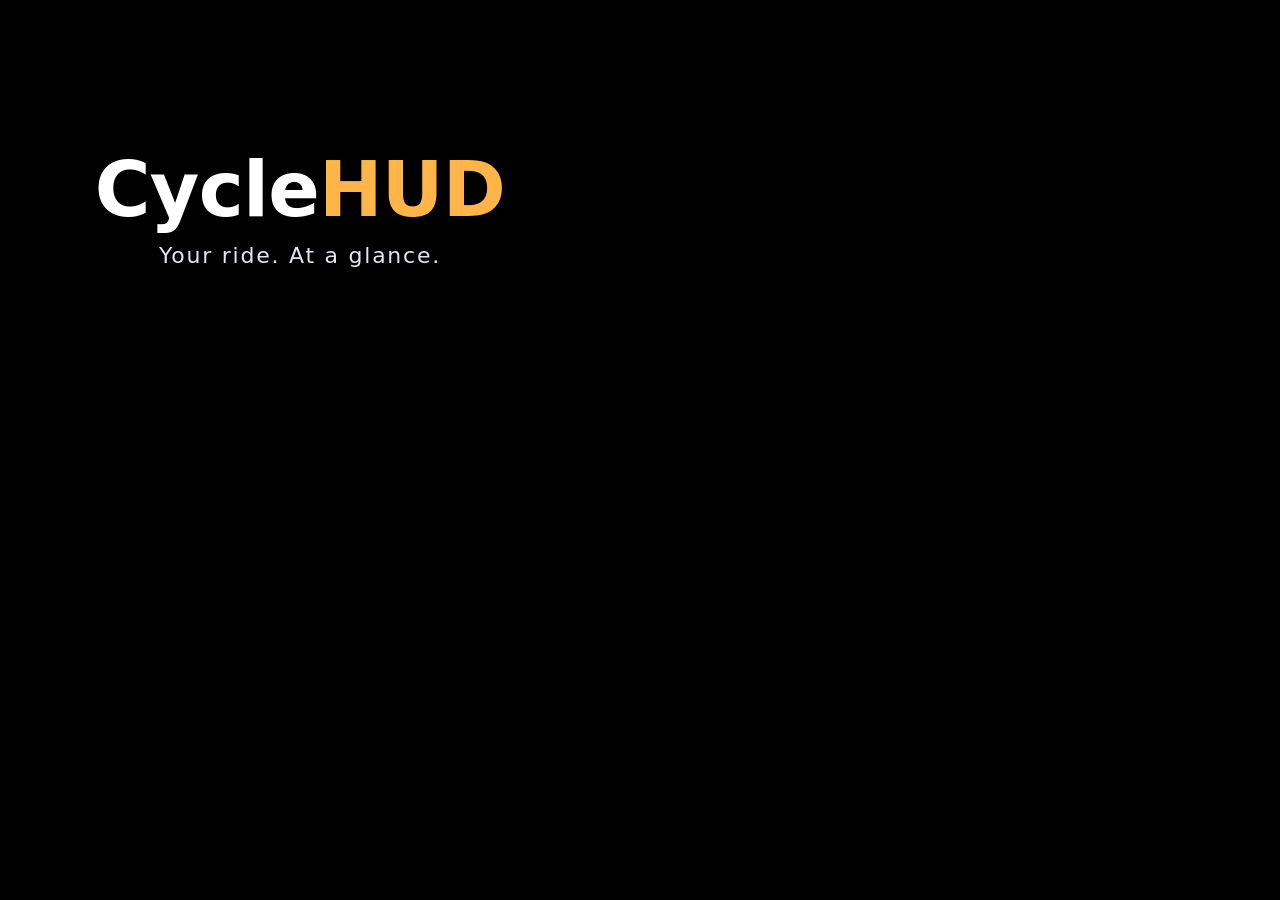
<file: index.html>
<!DOCTYPE html>
<!-- CycleHUD · SPDX-License-Identifier: AGPL-3.0-or-later -->
<html lang="en">
<head>
  <meta charset="UTF-8">
  <meta name="viewport" content="width=600, height=600, initial-scale=1.0, user-scalable=no">
  <meta name="description" content="CycleHUD: a cycling heads-up display for Meta Ray-Ban Display. Your ride. At a glance. A live street map that turns with you, your speed, ride time and a mini player for Spotify or Plexamp.">
  <meta name="mrbd-web-app-capable" content="yes">
  <meta name="application-name" content="CycleHUD">
  <meta name="theme-color" content="#000000">
  <meta name="referrer" content="strict-origin-when-cross-origin">
  <title>CycleHUD</title>
  <link rel="icon" type="image/png" href="favicon.png">
  <link rel="manifest" href="manifest.webmanifest">
  <link rel="stylesheet" href="styles.css">
</head>
<body>
  <div id="app">

    <!-- ============ MAP (home) ============ -->
    <section id="screen-map" class="screen map-screen" data-screen="map">
      <button id="map-focus" class="map-focus" aria-label="Map View. Select switches between Map View and Glance View, up toggles the zoom, down opens the menu, left and right skip tracks."></button>
      <canvas id="map" width="600" height="400" aria-hidden="true"></canvas>

      <!-- speed dial: a 270-degree gauge arc from 7:30 clockwise over the top to 4:30
           (the <g> rotation puts the circle's start at 7:30); app.js fills #speed-arc
           with short coloured segments (white -> yellow -> orange -> red) at boot -->
      <div class="pill speed" id="speed-pill" aria-live="off">
        <svg class="speed-gauge" viewBox="0 0 120 120" aria-hidden="true">
          <g transform="rotate(135 60 60)">
            <circle class="gauge-track" cx="60" cy="60" r="54"/>
            <g id="speed-arc"></g>
          </g>
        </svg>
        <span class="speed-val" id="speed-val">--</span>
        <span class="speed-unit" id="speed-unit">mph</span>
      </div>
      <div class="pill clock" id="clock"><span id="clock-time" class="clock-time">--:--</span><span class="ride-val clock-ride" id="clock-ride">00:00</span></div>
      <!-- ride time (moving time only), beside the clock in map view; room for a second row -->
      <div class="ride" id="ride-rows" aria-live="off">
        <div class="ride-row"><span class="ride-label">Ride time</span><span class="ride-val" id="ride-val">00:00</span></div>
      </div>
      <div class="pill debug" id="debug-pill" hidden aria-hidden="true"></div>
      <div class="pill notice gps" id="gps-pill" hidden>Waiting for GPS</div>
      <div class="pill notice mapmsg" id="map-pill" hidden>Loading map…</div>

      <div class="media-bar" id="media-bar" hidden aria-live="polite">
        <div class="media-glyph" id="media-glyph">▶</div>
        <div class="media-text">
          <div class="mq-box"><span class="mq-text" id="media-title">—</span></div>
          <div class="media-artist" id="media-artist"></div>
        </div>
        <div class="media-ctl" aria-hidden="true"><span>‹</span><span>›</span></div>
        <div class="media-prog" id="media-prog" hidden aria-hidden="true"><div class="media-prog-fill" id="media-prog-fill"></div></div>
      </div>
    </section>

    <!-- ============ MENU ============ -->
    <!-- seven 72 px rows: Pause / Stop Ride, the player (previous | now playing + play/pause | next),
         two half-width pairs, then single rows. Pause / Stop Ride takes focus on entry. -->
    <section id="screen-menu" class="screen" data-screen="menu" hidden>
      <div class="rows">
        <button class="row center" data-action="pause" id="row-pause" data-default>Pause / Stop Ride</button>
        <div class="transport" id="row-transport">
          <button class="row tbtn" data-action="prev" aria-label="Previous track"><svg viewBox="0 0 24 24" aria-hidden="true"><path d="M5 5h2v14H5zM19 5v14L8 12z"/></svg></button>
          <button class="row tmain player" data-action="playpause" id="row-playpause" aria-label="Play or pause">
            <span class="pp-glyph" id="pp-glyph">▶</span>
            <span class="pp-text"><span class="pp-title" id="pp-title">Play</span><span class="pp-artist" id="pp-artist"></span></span>
            <span class="pp-prog" id="pp-prog" hidden><span class="pp-prog-fill" id="pp-prog-fill"></span></span>
          </button>
          <button class="row tbtn" data-action="next" aria-label="Next track"><svg viewBox="0 0 24 24" aria-hidden="true"><path d="M17 5h2v14h-2zM5 5v14l11-7z"/></svg></button>
        </div>
        <div class="row2">
          <button class="row" data-action="mapmode" id="row-mapmode">Map: Facing up</button>
          <button class="row" data-action="zoom" id="row-zoom">Zoom: Close</button>
        </div>
        <div class="row2">
          <button class="row" data-action="units" id="row-units">Units: mph</button>
          <button class="row" data-action="glance" id="row-glance">Glance View: Dimmed</button>
        </div>
        <button class="row" data-action="media" id="row-media">Audio: Auto</button>
        <button class="row" data-action="pair">Pair phone</button>
        <button class="row" data-action="status">Status</button>
      </div>
    </section>

    <!-- ============ PAUSE RIDE ============ -->
    <!-- Reached from the menu (replaces it in the history). Select resumes; Back goes
         to the Quit? screen. The media bar is moved in here from the map screen. -->
    <section id="screen-pause" class="screen pause-screen" data-screen="pause" hidden>
      <div class="pause-top">
        <div class="wordmark">Cycle<span>HUD</span></div>
        <div class="pause-clock clock-time">--:--</div>
      </div>
      <div class="pause-label">Ride paused</div>
      <div class="stats" aria-live="off">
        <div class="stat"><span class="stat-label">Ride time</span><span class="stat-val ride-val" id="pause-ride">00:00</span></div>
        <div class="stat"><span class="stat-label">Avg speed</span><span class="stat-val" id="pause-avg">--</span><span class="stat-unit" id="pause-avg-unit">mph</span></div>
        <div class="stat"><span class="stat-label">Distance</span><span class="stat-val" id="pause-dist">0.0</span><span class="stat-unit" id="pause-dist-unit">mi</span></div>
      </div>
      <div class="media-host" id="pause-media"></div>
      <div class="pause-actions">
        <button class="btn resume" data-action="resume" data-default>Resume ride</button>
      </div>
      <p class="hint pause-hint">Select resumes · Back quits CycleHUD</p>
    </section>

    <!-- ============ QUIT? ============ -->
    <!-- History depth 0: a web app cannot close itself, so the next Back leaves via the glasses. -->
    <section id="screen-quit" class="screen quit-screen" data-screen="quit" hidden>
      <div class="wordmark">Cycle<span>HUD</span></div>
      <h1 class="quit-q">Quit CycleHUD?</h1>
      <p class="hint quit-hint">Tap Back again to quit. Ride time and distance are not kept.</p>
      <div class="quit-actions">
        <button class="btn resume" data-action="resume" data-default>No, resume ride</button>
      </div>
    </section>

    <!-- ============ PAIR PHONE ============ -->
    <section id="screen-pair" class="screen" data-screen="pair" hidden>
      <div class="topbar">
        <button class="back" data-action="back" aria-label="Back">‹</button>
        <h1 class="title">Pair phone</h1>
      </div>
      <div class="pair-body">
        <p class="hint">On your phone, open</p>
        <p id="pair-url" class="pair-url"></p>
        <p class="hint">and enter this code:</p>
        <p id="pair-code" class="pair-code"></p>
        <p id="pair-status" class="pair-status"><span class="dot"></span><span id="pair-status-text">Connecting…</span></p>
      </div>
      <div class="actions">
        <button class="btn" data-action="newcode">New code</button>
      </div>
    </section>

    <!-- ============ STATUS ============ -->
    <section id="screen-status" class="screen" data-screen="status" hidden>
      <div class="topbar">
        <button class="back" data-action="back" aria-label="Back">‹</button>
        <h1 class="title">Status</h1>
      </div>
      <div class="scroll" tabindex="0" aria-label="Status details">
        <dl id="status-list" class="kv"></dl>
      </div>
      <div class="actions">
        <button class="btn" data-action="locretry" id="btn-locretry">Retry location</button>
        <button class="btn" data-action="debug" id="btn-debug">Debug: on</button>
        <button class="btn" data-action="ridelog" id="btn-ridelog">Send ride log</button>
      </div>
    </section>

    <div id="toast" class="toast" role="status" aria-live="polite" hidden></div>

    <!-- splash: wordmark + tagline, then the safety line; app.js removes it (any key skips) -->
    <div id="splash" class="splash" aria-hidden="true">
      <div class="wordmark splash-mark">Cycle<span>HUD</span></div>
      <div class="splash-tag">Your ride. At a glance.</div>
      <div class="splash-safe" id="splash-safe">Be safe. Keep your eyes on the road.</div>
    </div>
  </div>

  <script src="config.js"></script>
  <script src="geo.js"></script>
  <script src="mvt.js"></script>
  <script src="map.js"></script>
  <script src="relay.js"></script>
  <script src="media-spotify.js"></script>
  <script src="media-plex.js"></script>
  <script src="media.js"></script>
  <script src="app.js"></script>
</body>
</html>
</file>
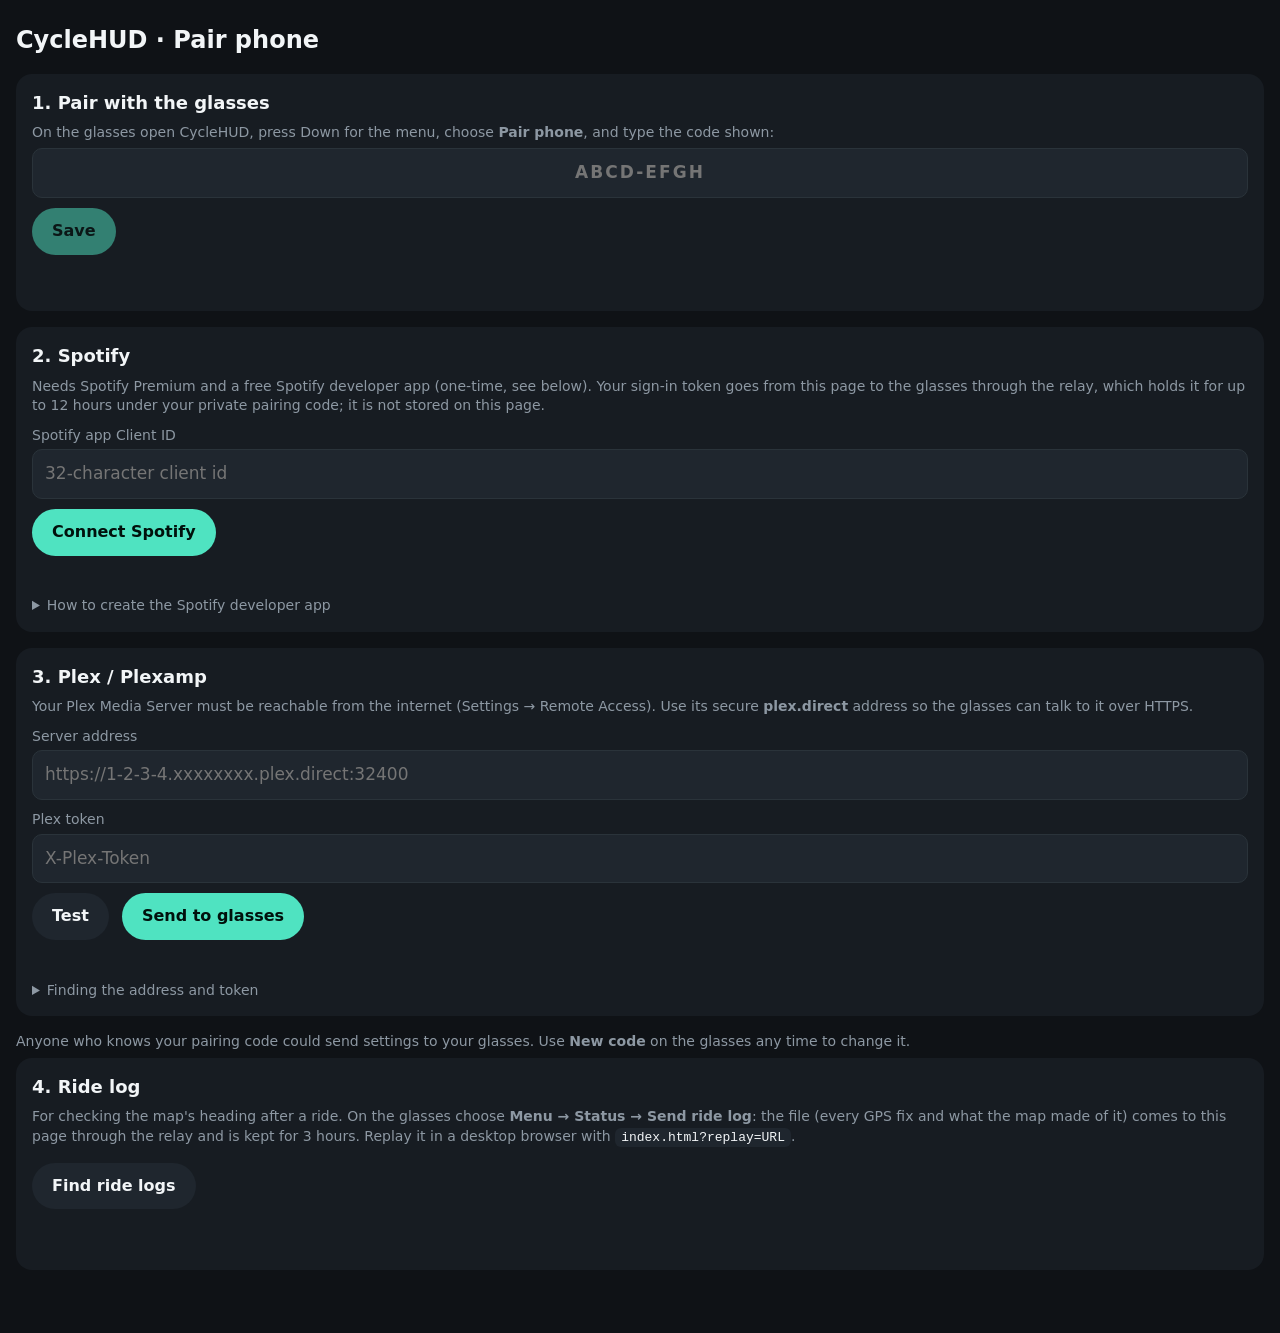
<file: pair.html>
<!doctype html>
<!-- CycleHUD · SPDX-License-Identifier: AGPL-3.0-or-later -->
<html lang="en">
<head>
  <meta charset="utf-8">
  <meta name="viewport" content="width=device-width, initial-scale=1, viewport-fit=cover">
  <meta name="theme-color" content="#0f1216">
  <meta name="referrer" content="no-referrer">
  <title>CycleHUD – Pair phone</title>
  <link rel="icon" type="image/png" href="favicon.png">
  <style>
    :root { --bg: #0f1216; --card: #171c22; --card-2: #1f262e; --text: #f2f5f7; --dim: #8d98a3; --accent: #4fe3c1; --ok: #4cd97b; --warn: #ffb547; --danger: #ff6b6b; }
    * { box-sizing: border-box; }
    body { margin: 0; background: var(--bg); color: var(--text); font-family: system-ui, -apple-system, "Segoe UI", Roboto, sans-serif; line-height: 1.4; padding: 16px; padding-bottom: 48px; }
    h1 { font-size: 24px; margin: 8px 0 16px; }
    h2 { font-size: 18px; margin: 0 0 8px; }
    .card { background: var(--card); border-radius: 16px; padding: 16px; margin-bottom: 16px; }
    .hint { color: var(--dim); font-size: 14px; margin: 6px 0; }
    label { display: block; font-size: 14px; color: var(--dim); margin: 10px 0 4px; }
    input { width: 100%; font: inherit; font-size: 17px; color: var(--text); background: var(--card-2); border: 1px solid #2a333a; border-radius: 10px; padding: 12px; }
    input:focus { outline: 2px solid var(--accent); border-color: transparent; }
    #code-input { text-transform: uppercase; letter-spacing: 0.12em; font-weight: 700; text-align: center; }
    .btn { display: inline-block; font: inherit; font-size: 16px; font-weight: 600; color: #00110c; background: var(--accent); border: 0; border-radius: 999px; padding: 12px 20px; margin: 10px 8px 0 0; cursor: pointer; }
    .btn.secondary { background: var(--card-2); color: var(--text); }
    .btn:disabled { opacity: 0.5; cursor: default; }
    .status { font-size: 14px; margin-top: 10px; min-height: 1.2em; }
    .status.ok { color: var(--ok); } .status.bad { color: var(--danger); } .status.warn { color: var(--warn); }
    .pair-code { font-size: 22px; font-weight: 700; letter-spacing: 0.1em; }
    code { font-size: 13px; word-break: break-all; color: var(--text); background: var(--card-2); padding: 2px 6px; border-radius: 6px; }
    details { margin-top: 10px; } summary { cursor: pointer; color: var(--dim); font-size: 14px; }
    ol { padding-left: 20px; font-size: 14px; color: var(--dim); } li { margin: 6px 0; }
    .loglist { padding-left: 20px; font-size: 14px; color: var(--dim); } .loglist a { color: var(--accent); word-break: break-all; }
    .toast { position: fixed; left: 50%; bottom: 24px; transform: translateX(-50%); background: var(--card-2); color: var(--text); padding: 10px 18px; border-radius: 999px; font-size: 15px; box-shadow: 0 4px 20px rgba(0,0,0,0.5); }
    .toast[hidden] { display: none; }
    [hidden] { display: none !important; }
  </style>
</head>
<body>
  <h1>CycleHUD · Pair phone</h1>

  <!-- ============ PAIRING ============ -->
  <section class="card">
    <h2>1. Pair with the glasses</h2>
    <div id="pair-set" hidden>
      <p>Paired with code <span class="pair-code" id="pair-code"></span></p>
      <button class="btn secondary" id="pair-change">Change code</button>
      <button class="btn secondary" id="pair-ping">Test</button>
    </div>
    <div id="pair-new">
      <p class="hint">On the glasses open CycleHUD, press Down for the menu, choose <b>Pair phone</b>, and type the code shown:</p>
      <input id="code-input" type="text" inputmode="text" autocomplete="off" autocapitalize="characters" spellcheck="false" maxlength="9" placeholder="ABCD-EFGH">
      <button class="btn" id="pair-save" disabled>Save</button>
    </div>
    <p class="status" id="pair-status"></p>
  </section>

  <!-- ============ SPOTIFY ============ -->
  <section class="card">
    <h2>2. Spotify</h2>
    <p class="hint">Needs Spotify Premium and a free Spotify developer app (one-time, see below). Your sign-in token goes from this page to the glasses through the relay, which holds it for up to 12 hours under your private pairing code; it is not stored on this page.</p>
    <label for="sp-client">Spotify app Client ID</label>
    <input id="sp-client" type="text" autocomplete="off" autocapitalize="off" spellcheck="false" placeholder="32-character client id">
    <button class="btn" id="sp-connect">Connect Spotify</button>
    <p class="status" id="sp-status"></p>
    <details>
      <summary>How to create the Spotify developer app</summary>
      <ol>
        <li>Go to <b>developer.spotify.com/dashboard</b>, sign in with your Spotify account, and press <b>Create app</b>.</li>
        <li>Name: anything (e.g. CycleHUD). Redirect URI: <code id="sp-redirect"></code> (press <b>Add</b>). API: tick <b>Web API</b>. Save.</li>
        <li>Open the app's <b>Settings</b> and copy the <b>Client ID</b> into the box above.</li>
        <li>Have CycleHUD open on the glasses, then press <b>Connect Spotify</b>. After you approve, this page sends the token to the glasses and they show "Spotify connected".</li>
      </ol>
    </details>
  </section>

  <!-- ============ PLEX ============ -->
  <section class="card">
    <h2>3. Plex / Plexamp</h2>
    <p class="hint">Your Plex Media Server must be reachable from the internet (Settings → Remote Access). Use its secure <b>plex.direct</b> address so the glasses can talk to it over HTTPS.</p>
    <label for="px-url">Server address</label>
    <input id="px-url" type="url" autocomplete="off" autocapitalize="off" spellcheck="false" placeholder="https://1-2-3-4.xxxxxxxx.plex.direct:32400">
    <label for="px-token">Plex token</label>
    <input id="px-token" type="password" autocomplete="off" autocapitalize="off" spellcheck="false" placeholder="X-Plex-Token">
    <button class="btn secondary" id="px-test">Test</button>
    <button class="btn" id="px-send">Send to glasses</button>
    <p class="status" id="px-status"></p>
    <details>
      <summary>Finding the address and token</summary>
      <ol>
        <li>Open <b>plex.tv/api/resources?includeHttps=1&amp;X-Plex-Token=YOUR-TOKEN</b> in a browser. Under your server, copy a <code>uri</code> that ends in <b>.plex.direct:32400</b> and is not a local address.</li>
        <li>Token: in Plex Web, open any track → ⋯ → <b>Get Info</b> → <b>View XML</b>. The page address ends with <code>X-Plex-Token=…</code>; copy that value.</li>
        <li>Press <b>Test</b> while Plexamp is playing. It should show the current track. Then <b>Send to glasses</b>.</li>
      </ol>
    </details>
  </section>

  <p class="hint">Anyone who knows your pairing code could send settings to your glasses. Use <b>New code</b> on the glasses any time to change it.</p>

  <!-- ============ RIDE LOG ============ -->
  <section class="card">
    <h2>4. Ride log</h2>
    <p class="hint">For checking the map's heading after a ride. On the glasses choose <b>Menu → Status → Send ride log</b>: the file (every GPS fix and what the map made of it) comes to this page through the relay and is kept for 3 hours. Replay it in a desktop browser with <code>index.html?replay=URL</code>.</p>
    <button class="btn secondary" id="log-fetch">Find ride logs</button>
    <ul id="log-list" class="loglist"></ul>
    <p class="status" id="log-status"></p>
  </section>

  <div id="toast" class="toast" hidden></div>

  <script src="config.js"></script>
  <script>
  (() => {
    'use strict';
    const CFG = window.CH.CONFIG;
    const RELAY = String(CFG.RELAY_URL || 'https://ntfy.sh').replace(/\/+$/, '');
    const $ = (id) => document.getElementById(id);
    const store = {
      get(k, d) { try { const v = localStorage.getItem('chp.' + k); return v ? JSON.parse(v) : d; } catch { return d; } },
      set(k, v) { try { if (v == null) localStorage.removeItem('chp.' + k); else localStorage.setItem('chp.' + k, JSON.stringify(v)); } catch {} },
    };
    let toastT;
    function toast(msg, ms = 2800) { const t = $('toast'); t.textContent = msg; t.hidden = false; clearTimeout(toastT); toastT = setTimeout(() => { t.hidden = true; }, ms); }
    function setStatus(id, msg, cls = '') { const el = $(id); el.textContent = msg; el.className = 'status ' + cls; }

    // ---------- pairing
    const cleanCode = (s) => String(s || '').toUpperCase().replace(/[^0-9A-Z]/g, '');
    let code = store.get('code', '');
    function renderPair() {
      $('pair-set').hidden = !code;
      $('pair-new').hidden = !!code;
      if (code) $('pair-code').textContent = code.slice(0, 4) + '-' + code.slice(4);
    }
    $('code-input').addEventListener('input', (e) => {
      const c = cleanCode(e.target.value).slice(0, 8);
      e.target.value = c.length > 4 ? c.slice(0, 4) + '-' + c.slice(4) : c;
      $('pair-save').disabled = c.length !== 8;
    });
    $('pair-save').addEventListener('click', async () => {
      code = cleanCode($('code-input').value).slice(0, 8);
      if (code.length !== 8) return;
      store.set('code', code);
      renderPair();
      const ok = await send({ ping: true }, true);
      setStatus('pair-status', ok ? 'Paired. The glasses should say "Phone paired". For music, now press Connect Spotify or Send to glasses below.' : 'Saved, but the relay did not answer.', ok ? 'ok' : 'warn');
    });
    $('pair-change').addEventListener('click', () => { code = ''; store.set('code', null); $('code-input').value = ''; $('pair-save').disabled = true; renderPair(); $('code-input').focus(); });
    $('pair-ping').addEventListener('click', async () => { const ok = await send({ ping: true }, true); setStatus('pair-status', ok ? 'Sent. The glasses should say "Phone paired".' : 'The relay did not answer.', ok ? 'ok' : 'bad'); });

    // Messages are held by the relay for a short while so the glasses can pick
    // them up by polling even when their live stream is silent.
    async function send(payload, silent = false) {
      if (!code) { toast('Pair with your glasses first'); $('code-input').focus(); return false; }
      try {
        const body = Object.assign({ v: 1 }, payload);
        const res = await fetch(`${RELAY}/${CFG.RELAY_PREFIX}${code.toLowerCase()}`, { method: 'POST', body: JSON.stringify(body) });
        if (!res.ok) throw new Error('HTTP ' + res.status);
        if (!silent) { toast('Sent to glasses ✓'); if (navigator.vibrate) navigator.vibrate(30); }
        return true;
      } catch (e) { toast('Couldn’t send: ' + e.message, 4000); return false; }
    }

    // ---------- Spotify (Authorization Code with PKCE, entirely in this page)
    const REDIRECT = location.origin + location.pathname;
    $('sp-redirect').textContent = REDIRECT;
    $('sp-client').value = store.get('spClient', '');
    $('sp-client').addEventListener('change', () => store.set('spClient', $('sp-client').value.trim()));

    const b64url = (buf) => btoa(String.fromCharCode.apply(null, new Uint8Array(buf))).replace(/\+/g, '-').replace(/\//g, '_').replace(/=+$/, '');
    async function pkce() {
      const verifier = b64url(crypto.getRandomValues(new Uint8Array(48)));
      const challenge = b64url(await crypto.subtle.digest('SHA-256', new TextEncoder().encode(verifier)));
      return { verifier, challenge };
    }

    $('sp-connect').addEventListener('click', async () => {
      const clientId = $('sp-client').value.trim();
      if (!/^[0-9a-f]{32}$/i.test(clientId)) { setStatus('sp-status', 'Enter the 32-character Client ID first.', 'bad'); return; }
      if (!code) { setStatus('sp-status', 'Pair with the glasses first (section 1).', 'bad'); return; }
      if (!window.crypto || !crypto.subtle) { setStatus('sp-status', 'This page must be opened over HTTPS.', 'bad'); return; }
      store.set('spClient', clientId);
      const { verifier, challenge } = await pkce();
      const state = b64url(crypto.getRandomValues(new Uint8Array(12)));
      sessionStorage.setItem('chp.verifier', verifier);
      sessionStorage.setItem('chp.state', state);
      const q = new URLSearchParams({
        client_id: clientId, response_type: 'code', redirect_uri: REDIRECT,
        scope: CFG.SPOTIFY_SCOPES, code_challenge_method: 'S256', code_challenge: challenge, state,
      });
      location.href = 'https://accounts.spotify.com/authorize?' + q.toString();
    });

    async function finishSpotify(authCode, state) {
      const verifier = sessionStorage.getItem('chp.verifier');
      const expect = sessionStorage.getItem('chp.state');
      sessionStorage.removeItem('chp.verifier'); sessionStorage.removeItem('chp.state');
      history.replaceState(null, '', REDIRECT);
      if (!verifier || state !== expect) { setStatus('sp-status', 'Sign-in did not match this page. Press Connect Spotify again.', 'bad'); return; }
      const clientId = store.get('spClient', '');
      setStatus('sp-status', 'Finishing sign-in…');
      try {
        const res = await fetch('https://accounts.spotify.com/api/token', {
          method: 'POST', headers: { 'Content-Type': 'application/x-www-form-urlencoded' },
          body: new URLSearchParams({ grant_type: 'authorization_code', code: authCode, redirect_uri: REDIRECT, client_id: clientId, code_verifier: verifier }).toString(),
        });
        const j = await res.json().catch(() => ({}));
        if (!res.ok || !j.refresh_token) throw new Error(j.error_description || j.error || ('HTTP ' + res.status));
        const payload = { spotify: { clientId, refreshToken: j.refresh_token, accessToken: j.access_token || '', expiresAt: Date.now() + (j.expires_in || 3600) * 1000 } };
        const ok = await send(payload, true);
        setStatus('sp-status', ok ? 'Sent to the glasses. They should say "Spotify connected".' : 'Signed in, but the glasses relay did not answer. Open CycleHUD on the glasses and press Connect Spotify again.', ok ? 'ok' : 'warn');
      } catch (e) { setStatus('sp-status', 'Spotify sign-in failed: ' + e.message, 'bad'); }
    }

    // ---------- Plex
    $('px-url').value = store.get('pxUrl', '');
    $('px-token').value = store.get('pxToken', '');
    const plexCreds = () => {
      const url = $('px-url').value.trim().replace(/\/+$/, ''), token = $('px-token').value.trim();
      store.set('pxUrl', url); store.set('pxToken', token);
      return { url, token };
    };
    async function plexSessions(c) {
      const u = new URL(c.url + '/status/sessions'); u.searchParams.set('X-Plex-Token', c.token);
      const res = await fetch(u.toString(), { headers: { Accept: 'application/json' } });
      if (res.status === 401) throw new Error('token rejected (401)');
      if (!res.ok) throw new Error('HTTP ' + res.status);
      const j = await res.json();
      return ((j.MediaContainer && j.MediaContainer.Metadata) || []).filter((m) => m.type === 'track');
    }
    $('px-test').addEventListener('click', async () => {
      const c = plexCreds();
      if (!/^https:\/\//.test(c.url) || !c.token) { setStatus('px-status', 'Enter an https:// server address and a token.', 'bad'); return; }
      setStatus('px-status', 'Testing…');
      try {
        const tracks = await plexSessions(c);
        if (!tracks.length) { setStatus('px-status', 'Server reached, but nothing is playing. Start Plexamp and test again.', 'warn'); return; }
        const t = tracks.find((m) => m.Player && /plexamp/i.test(m.Player.product || '')) || tracks[0];
        setStatus('px-status', `Now playing: ${t.title} — ${t.grandparentTitle || ''} on ${(t.Player && (t.Player.title || t.Player.product)) || 'a player'} (${t.Player && t.Player.state}).`, 'ok');
      } catch (e) {
        setStatus('px-status', 'Could not reach the server from this page: ' + e.message + '. If it works in another app, the server may not allow browser (CORS) access.', 'bad');
      }
    });
    $('px-send').addEventListener('click', async () => {
      const c = plexCreds();
      if (!/^https:\/\//.test(c.url) || !c.token) { setStatus('px-status', 'Enter an https:// server address and a token.', 'bad'); return; }
      const ok = await send({ plex: { url: c.url, token: c.token } }, true);
      setStatus('px-status', ok ? 'Sent to the glasses. They should say "Plex connected".' : 'The glasses relay did not answer.', ok ? 'ok' : 'warn');
    });

    // ---------- ride log: the glasses publish it as a file on our topic
    $('log-fetch').addEventListener('click', async () => {
      if (!code) { toast('Pair with your glasses first'); $('code-input').focus(); return; }
      setStatus('log-status', 'Looking…');
      try {
        const res = await fetch(`${RELAY}/${CFG.RELAY_PREFIX}${code.toLowerCase()}/json?poll=1&since=12h`, { cache: 'no-store' });
        if (!res.ok) throw new Error('HTTP ' + res.status);
        const txt = await res.text();
        const msgs = txt.split('\n').filter(Boolean).map((l) => { try { return JSON.parse(l); } catch { return null; } })
          .filter((m) => m && m.attachment && m.attachment.url).reverse();
        const list = $('log-list'); list.innerHTML = '';
        const now = Date.now() / 1000;
        for (const m of msgs) {
          const a = m.attachment, li = document.createElement('li'), link = document.createElement('a');
          link.href = a.url; link.textContent = a.name || 'ride log'; link.download = a.name || 'ride.json';
          li.appendChild(link);
          li.append(` · ${Math.max(1, Math.round((a.size || 0) / 1024))} KB · ${new Date(m.time * 1000).toLocaleString()}${a.expires && a.expires < now ? ' · expired' : ''}`);
          list.appendChild(li);
        }
        setStatus('log-status', msgs.length ? `${msgs.length} log${msgs.length > 1 ? 's' : ''} found.` : 'Nothing yet. On the glasses: Menu → Status → Send ride log, then try again.', msgs.length ? 'ok' : 'warn');
      } catch (e) { setStatus('log-status', 'The relay did not answer: ' + e.message, 'bad'); }
    });

    // ---------- boot
    renderPair();
    const q = new URLSearchParams(location.search);
    if (q.get('code')) finishSpotify(q.get('code'), q.get('state'));
    else if (q.get('error')) { history.replaceState(null, '', REDIRECT); setStatus('sp-status', 'Spotify sign-in was cancelled (' + q.get('error') + ').', 'bad'); }
  })();
  </script>
</body>
</html>
</file>
<file: styles.css>
/* CycleHUD — styled for the Meta Ray-Ban Display (600×600, additive light).
   SPDX-License-Identifier: AGPL-3.0-or-later
   Black (#000) is transparent to the wearer, so the page is pure black and
   only the information you need is lit. UI surfaces use dark greys so they
   still read as panels. */

:root {
  --bg: #000000;
  --surface: #14141f;
  --surface-2: #1c2328;
  --line: #2a333a;
  --text: #FFFFFF;
  --text-2: #E4E6EB;
  --dim: #B0B3B8;
  --accent: #4fe3c1;
  --warn: #ffb547;
  --danger: #ff6b6b;
  --ok: #4cd97b;
  --dash-dim: 0.45;      /* brightness of the speed / media / clock row in the Glance View (Glance View: Dimmed) */
  --ride-val: #D8DBE0;   /* ride time digits: brighter than --dim, not as bright as the clock */
  --radius: 16px;
}

* { box-sizing: border-box; margin: 0; padding: 0; }

html, body {
  width: 600px;
  height: 600px;
  overflow: hidden;
  background: var(--bg);
  color: var(--text);
  font-family: system-ui, -apple-system, "Segoe UI", Roboto, sans-serif;
  line-height: 1.3;
  -webkit-font-smoothing: antialiased;
}

#app { position: relative; width: 600px; height: 600px; overflow: hidden; }

.screen {
  position: absolute;
  inset: 0;
  display: flex;
  flex-direction: column;
  padding: 8px;          /* safe margin */
  gap: 8px;
}
.screen[hidden] { display: none; }

button { font: inherit; color: inherit; background: none; border: 0; cursor: pointer; }

:focus-visible { outline: 3px solid var(--accent); outline-offset: 2px; }

/* ---------- map screen ---------- */
.map-screen { padding: 0; }
.map-focus {
  position: absolute; inset: 0;
  opacity: 0; z-index: 0;
}
.map-focus:focus-visible { outline: none; }
/* The map uses the top 400 px only: the lower part of the display is hard to
   see while riding, so the media bar sits directly under the map instead. */
#map { position: absolute; top: 0; left: 0; width: 600px; height: 400px; pointer-events: none; z-index: 1; }

.pill {
  position: absolute;
  z-index: 2;
  background: var(--surface);
  border-radius: var(--radius);
  padding: 0 18px;
  height: 64px;
  display: flex; align-items: center; gap: 8px;
  pointer-events: none;
  transition: opacity 300ms cubic-bezier(0.4, 0.04, 0.5, 1);
}
/* speed dial: a 100 px disc with a 270-degree gauge arc round its edge (7:30
   clockwise over the top to 4:30, the bottom open), full and red at
   SPEED_GAUGE_FULL_MPS. The SVG is drawn in a 120 unit box (circle r = 54,
   circumference 339.3, three quarters = 254.5) and scaled down. The 12 px top
   padding sets the number level with the clock's digits (y = 56), unit beneath. */
.pill.speed {
  top: 10px; left: 24px;
  width: 100px; height: 100px; padding: 12px 0 0;
  border-radius: 50%;
  flex-direction: column; justify-content: center; gap: 0;
}
.speed-gauge { position: absolute; inset: 0; width: 100%; height: 100%; }
.gauge-track { fill: none; stroke: var(--line); stroke-width: 4; stroke-linecap: butt; stroke-dasharray: 254.5 339.3; }
/* the arc itself: 27 short segments (app.js buildGauge), each its own colour on
   the white -> yellow -> orange -> red run, revealed in turn as the speed rises */
.gauge-seg { fill: none; stroke-width: 4; stroke-linecap: butt; transition: stroke-dasharray 700ms ease-out; }
.speed-val { position: relative; font-size: 28px; font-weight: 700; font-variant-numeric: tabular-nums; line-height: 1; }
.speed-unit { position: relative; font-size: 13px; color: var(--dim); margin-top: 2px; }
.pill.dim .speed-val { color: var(--dim); }
.pill.dim .gauge-seg { stroke: var(--dim) !important; }

.pill.clock { top: 24px; right: 24px; font-size: 28px; font-weight: 600; font-variant-numeric: tabular-nums; }

/* ride time: moving time only (app.js RideTime). Map view: a small right-aligned
   block beside the clock (right edge at x 440, 31 px clear of the clock pill); each .ride-row
   is label + value so a second row (time to destination) can join later.
   Glance View: the value alone sits under the time inside the clock pill. */
.ride {
  position: absolute; z-index: 2;
  top: 24px; height: 64px; right: 160px;
  display: flex; flex-direction: column; justify-content: center; align-items: flex-end; gap: 2px;
  pointer-events: none;
}
.ride-row { display: flex; gap: 8px; align-items: baseline; font-size: 13px; color: var(--dim); font-variant-numeric: tabular-nums; line-height: 1.3; }
.ride-label { text-transform: uppercase; letter-spacing: 0.06em; }
.ride-row .ride-val { font-size: 20px; font-weight: 600; color: var(--ride-val); }
.clock-ride { display: none; font-size: 18px; font-weight: 600; color: var(--ride-val); font-variant-numeric: tabular-nums; line-height: 1.2; }
.ride-val.paused { animation: ridepulse 1.6s ease-in-out infinite; }   /* stopped mid-ride: the count waits, pulsing */
@keyframes ridepulse {
  0%, 100% { opacity: 1; }
  50% { opacity: 0.35; }
}

.pill.notice {
  height: 44px; padding: 0 16px;
  font-size: 16px; font-weight: 600;
  left: 50%; transform: translateX(-50%);
  background: var(--surface-2);
}
.pill.notice.gps { top: 100px; color: var(--warn); }
.pill.notice.mapmsg { top: 150px; color: var(--text-2); }

/* on-map debug readout (Status -> Debug, off by default): bottom band, under the media bar */
.pill.debug {
  top: 504px; left: 50%; transform: translateX(-50%);
  height: 64px; padding: 0 12px;
  flex-direction: column; justify-content: center; gap: 3px;
  font-size: 15px; font-weight: 600; font-variant-numeric: tabular-nums;
  color: var(--text-2); background: var(--surface-2); white-space: nowrap;
}
.pill[hidden] { display: none; }

/* media bar: one node, moved by app.js between the map screen (absolute, flush
   under the 400 px map) and the pause screen (in flow) */
.media-bar {
  position: relative; z-index: 2;
  width: 100%; height: 88px;
  background: var(--surface);
  border-radius: var(--radius);
  display: flex; align-items: center; gap: 16px;
  padding: 0 20px;
  pointer-events: none;
  overflow: hidden;      /* clips the progress line into the rounded bottom corners */
  transition: opacity 300ms cubic-bezier(0.4, 0.04, 0.5, 1);
}
.media-bar[hidden] { display: none; }
.map-screen .media-bar { position: absolute; width: auto; left: 8px; right: 8px; top: 408px; }
/* track progress: a thin line along the bottom edge, the bar's full width = the whole track */
.media-prog { position: absolute; left: 0; right: 0; bottom: 0; height: 3px; background: var(--line); }
.media-prog[hidden] { display: none; }
.media-prog-fill { height: 100%; width: 0; background: var(--dim); transition: width 1s linear; }
.media-prog-fill.snap { transition: none; }   /* a jump backwards (new track, seek) must not animate */
.media-bar.dim { color: var(--dim); }
.media-glyph {
  flex: 0 0 44px; height: 44px;
  border-radius: 50%; background: var(--surface-2);
  display: flex; align-items: center; justify-content: center;
  font-size: 18px; font-weight: 700;
}
/* the glyph is the play state, never a button: bouncing bars while playing,
   pause bars for a paused track, a note when nothing is on */
.media-glyph .eq { display: flex; align-items: flex-end; gap: 3px; height: 18px; }
.media-glyph .eq i { display: block; width: 4px; height: 8px; border-radius: 1px; background: currentColor; animation: eq 1s ease-in-out infinite; }
.media-glyph .eq i:nth-child(2) { animation-delay: -0.35s; }
.media-glyph .eq i:nth-child(3) { animation-delay: -0.7s; }
@keyframes eq {
  0%, 100% { height: 6px; }
  50% { height: 18px; }
}
.media-text { flex: 1 1 auto; min-width: 0; }
.mq-box { overflow: hidden; white-space: nowrap; }
.mq-text { display: inline-block; font-size: 20px; font-weight: 700; will-change: transform; }
.mq-text.marquee { animation: mq var(--mq-t, 6s) ease-in-out infinite alternate; }
.mq-text.paused { animation-play-state: paused; }
@keyframes mq {
  from { transform: translateX(0); }
  to { transform: translateX(var(--mq-x, 0px)); }
}
.media-artist { font-size: 16px; color: var(--dim); overflow: hidden; text-overflow: ellipsis; white-space: nowrap; }
.media-ctl { flex: 0 0 auto; display: flex; gap: 14px; font-size: 22px; color: var(--text-2); }

/* Glance View (Enter on the main screen): no map; the media bar stays where it is
   and the speed dial and clock drop down beside it, all dimmed to --dash-dim.
   The row is centred on y = 452 (the bar's middle); notices stay full brightness. */
.map-screen.dash #map { display: none; }
.map-screen.dash .media-bar { left: 140px; right: 152px; }
.map-screen.dash .pill.speed { top: 402px; }
.map-screen.dash .pill.clock { top: 420px; flex-direction: column; justify-content: center; gap: 0; line-height: 1; }
.map-screen.dash .clock-ride { display: block; margin-top: 2px; }   /* ride time under the time, like mph under the speed */
.map-screen.dash .ride { display: none; }
.map-screen.dash .pill.speed, .map-screen.dash .pill.clock, .map-screen.dash .media-bar { opacity: var(--dash-dim); }
.map-screen.dash.bright .pill.speed, .map-screen.dash.bright .pill.clock, .map-screen.dash.bright .media-bar { opacity: 1; }   /* Glance View: Bright */

/* ---------- menu ---------- */
.rows { display: flex; flex-direction: column; gap: 8px; width: 100%; }
.row {
  height: 72px;
  width: 100%;
  background: var(--surface);
  border-radius: var(--radius);
  font-size: 22px; font-weight: 600;
  text-align: left;
  padding: 0 28px;
  opacity: 0.85;
  transition: transform 475ms cubic-bezier(0.6, 0, 0.4, 1), opacity 300ms cubic-bezier(0.4, 0.04, 0.5, 1);
}
.row[hidden] { display: none; }
.row.center { text-align: center; }
/* two settings side by side */
.row2 { display: flex; gap: 8px; width: 100%; }
.row2 .row { flex: 1 1 0; width: auto; min-width: 0; white-space: nowrap; overflow: hidden; text-overflow: ellipsis; }
/* menu player row: previous | now playing (press = play/pause) | next */
.transport { display: flex; gap: 8px; width: 100%; }
.transport[hidden] { display: none; }
.transport .row { width: auto; text-align: center; }
.transport .tbtn { flex: 0 0 104px; padding: 0; display: flex; align-items: center; justify-content: center; }
.transport .tbtn svg { width: 32px; height: 32px; fill: currentColor; }
.transport .tmain { flex: 1 1 auto; }
.transport .player { position: relative; overflow: hidden; display: flex; align-items: center; gap: 14px; padding: 0 20px; text-align: left; min-width: 0; }
.pp-glyph { flex: 0 0 36px; height: 36px; border-radius: 50%; background: var(--surface-2); display: flex; align-items: center; justify-content: center; font-size: 15px; font-weight: 700; }
.row:focus-visible .pp-glyph { background: var(--line); }
.pp-text { flex: 1 1 auto; min-width: 0; display: flex; flex-direction: column; line-height: 1.2; }
.pp-title { font-size: 20px; font-weight: 700; white-space: nowrap; overflow: hidden; text-overflow: ellipsis; }
.pp-artist { font-size: 14px; font-weight: 400; color: var(--dim); white-space: nowrap; overflow: hidden; text-overflow: ellipsis; }
.pp-artist:empty { display: none; }
.pp-prog { position: absolute; left: 0; right: 0; bottom: 0; height: 3px; background: var(--line); }
.pp-prog[hidden] { display: none; }
.pp-prog-fill { display: block; height: 100%; width: 0; background: var(--dim); }
.row:focus-visible { opacity: 1; background: var(--surface-2); transform: scale(0.97); outline: 3px solid var(--accent); outline-offset: -3px; }

/* ---------- top bar, buttons ---------- */
.topbar { display: flex; align-items: center; gap: 12px; height: 64px; margin-top: 16px; }
.back {
  flex: 0 0 64px; height: 64px;
  border-radius: 50%; background: var(--surface);
  font-size: 34px; line-height: 1;
}
.title { font-size: 28px; font-weight: 700; }
.actions { display: flex; gap: 16px; margin-top: auto; }
.btn {
  flex: 1 1 0; height: 88px;
  border-radius: 999px;
  background: var(--surface-2);
  font-size: 20px; font-weight: 600;
}
.btn[hidden] { display: none; }
.hint { color: var(--dim); font-size: 16px; }

/* ---------- pair ---------- */
.pair-body { display: flex; flex-direction: column; align-items: center; gap: 10px; padding-top: 24px; text-align: center; }
.pair-url { font-size: 18px; font-weight: 600; word-break: break-all; color: var(--text-2); }
.pair-code { font-size: 44px; font-weight: 700; letter-spacing: 0.12em; font-variant-numeric: tabular-nums; }
.pair-status { display: flex; align-items: center; gap: 8px; color: var(--dim); font-size: 16px; }
.pair-status .dot { width: 12px; height: 12px; border-radius: 50%; background: var(--dim); }
.pair-status.on .dot { background: var(--ok); }
.pair-status.on { color: var(--text-2); }
.pair-status.paired { color: var(--ok); font-weight: 600; }

/* ---------- status ---------- */
.scroll { flex: 1 1 auto; overflow-y: auto; position: relative; padding: 4px 8px 32px; }
.scroll:focus-visible { outline: 2px solid var(--line); outline-offset: 0; }
.kv { display: flex; flex-direction: column; gap: 10px; }
.kv-row { display: grid; grid-template-columns: 150px 1fr; gap: 12px; font-size: 16px; }
.kv-row dt { color: var(--dim); }
.kv-row dd { color: var(--text-2); word-break: break-word; }

/* ---------- toast ---------- */
.toast {
  position: absolute; z-index: 5;
  top: 160px; left: 50%; transform: translateX(-50%);
  max-width: 536px;
  background: var(--surface-2);
  color: var(--text);
  padding: 12px 22px;
  border-radius: 24px;
  font-size: 18px; font-weight: 600;
  text-align: center;
  pointer-events: none;
}
.toast[hidden] { display: none; }

/* ---------- wordmark (splash, pause, quit) ---------- */
.wordmark { font-size: 44px; font-weight: 700; line-height: 1; letter-spacing: -0.01em; color: var(--text); white-space: nowrap; }
.wordmark span { color: var(--warn); }

/* ---------- pause ride ---------- */
.pause-screen { padding: 16px 16px 8px; gap: 10px; }
.pause-top { display: flex; align-items: center; justify-content: space-between; height: 56px; }
.pause-clock { height: 56px; padding: 0 18px; display: flex; align-items: center; background: var(--surface); border-radius: var(--radius); font-size: 28px; font-weight: 600; font-variant-numeric: tabular-nums; }
.pause-label { font-size: 14px; font-weight: 600; letter-spacing: 0.12em; text-transform: uppercase; color: var(--warn); }
.stats { display: flex; gap: 8px; width: 100%; }
.stat { flex: 1 1 0; height: 96px; background: var(--surface); border-radius: var(--radius); display: flex; flex-direction: column; align-items: center; justify-content: center; gap: 3px; }
.stat-label { font-size: 13px; text-transform: uppercase; letter-spacing: 0.06em; color: var(--dim); }
.stat-val { font-size: 36px; font-weight: 700; font-variant-numeric: tabular-nums; line-height: 1; }
.stat-unit { font-size: 14px; color: var(--dim); }
.media-host { width: 100%; }
.pause-actions, .quit-actions { display: flex; width: 100%; }
.btn.resume { font-size: 24px; }
.pause-hint { text-align: center; }

/* ---------- quit? ---------- */
.quit-screen { align-items: center; justify-content: center; gap: 18px; padding-bottom: 120px; }
.quit-q { font-size: 32px; font-weight: 700; }
.quit-hint { text-align: center; max-width: 440px; }
.quit-actions { max-width: 440px; }

/* ---------- splash ---------- */
.splash {
  position: absolute; inset: 0; z-index: 20;
  background: var(--bg);
  display: flex; flex-direction: column; align-items: center; justify-content: center; gap: 14px;
  padding-bottom: 60px;
  opacity: 0; transition: opacity 400ms ease-out;
  pointer-events: none;
}
.splash.in { opacity: 1; }
.splash.out { opacity: 0; transition: opacity 500ms ease-in; }
.splash-mark { font-size: 76px; }
.splash-tag { font-size: 22px; letter-spacing: 0.08em; color: var(--text-2); }
.splash-safe { margin-top: 26px; max-width: 520px; text-align: center; font-size: 30px; font-weight: 600; color: var(--warn); opacity: 0; transition: opacity 600ms ease-out; }
.splash-safe.show { opacity: 1; }
</file>
